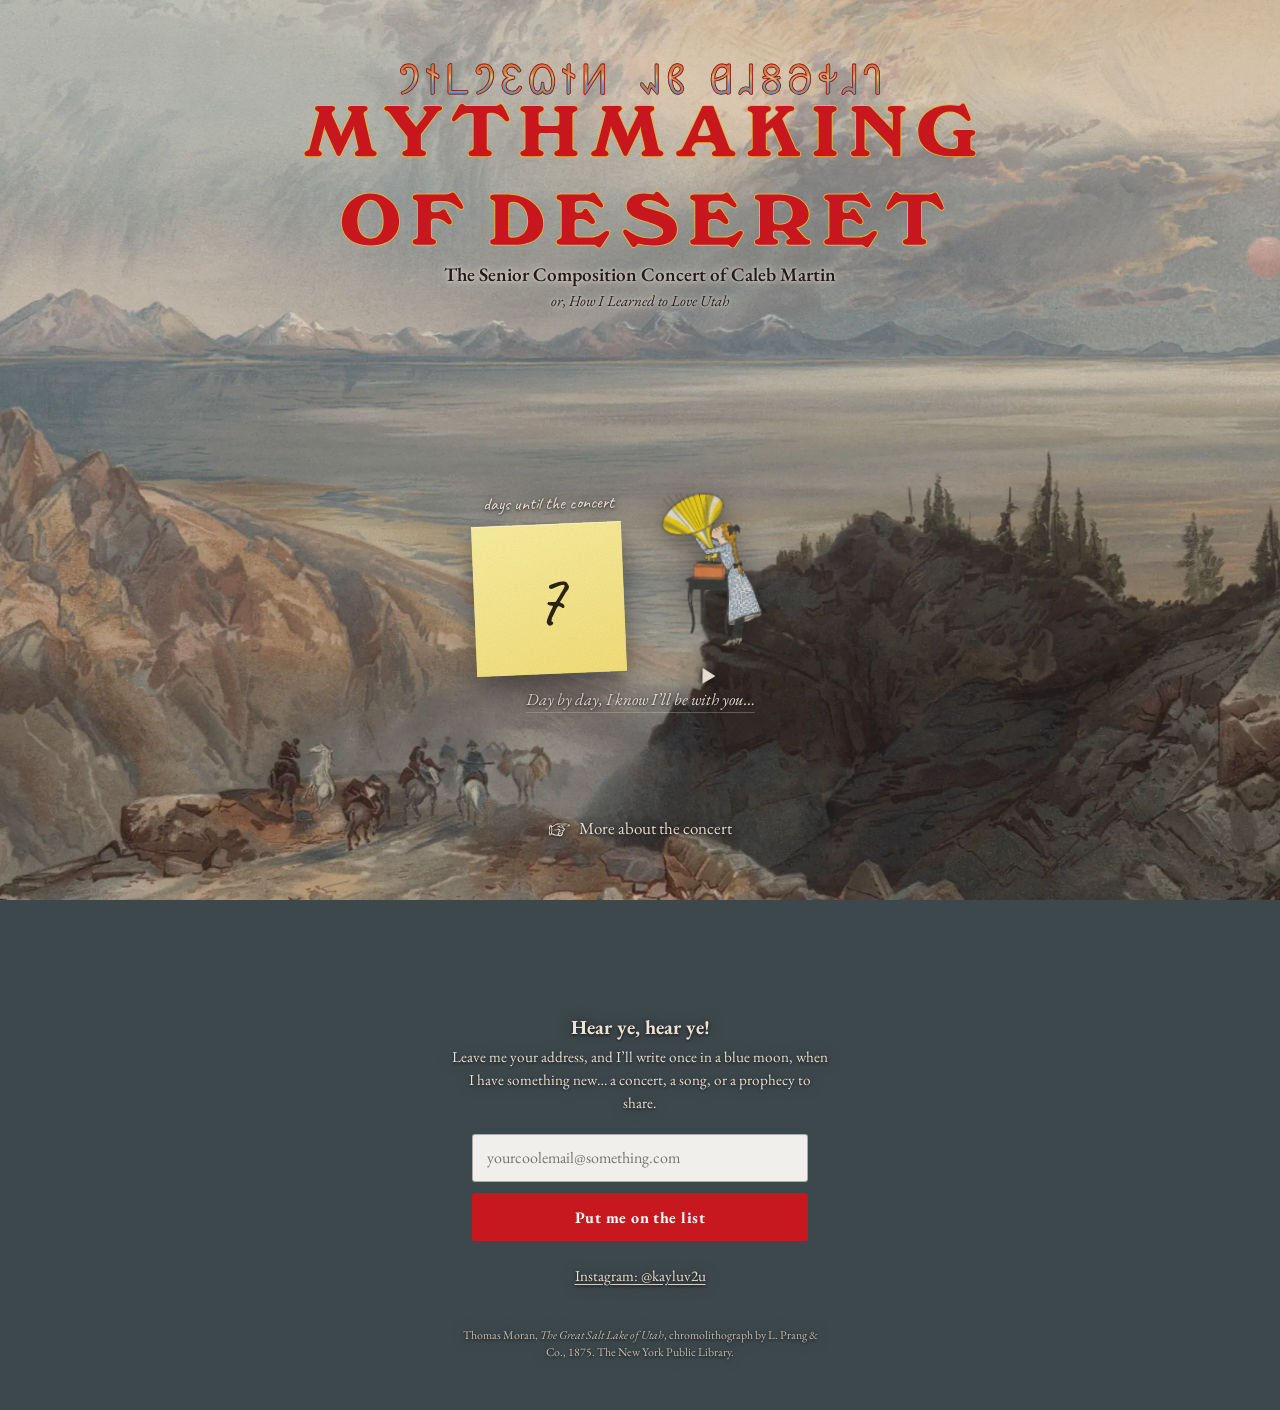
<file: index.html>
<!doctype html>
<html lang="en">
<head>
<meta charset="utf-8">
<meta name="viewport" content="width=device-width, initial-scale=1, viewport-fit=cover">
<title>Mythmaking of Deseret — Kayluv</title>
<meta name="description" content="Mythmaking of Deseret: the Senior Composition Concert of Caleb Martin. Friday, December 11, 2026, 7:30 PM at First United Methodist Church, Salt Lake City. Free admission.">
<link rel="icon" href="/assets/favicon-32.png" sizes="32x32">
<link rel="apple-touch-icon" href="/assets/apple-touch-icon.png">
<meta property="og:type" content="website">
<meta property="og:title" content="Mythmaking of Deseret">
<meta property="og:description" content="The Senior Composition Concert of Caleb Martin. Friday, December 11, 2026, 7:30 PM. First United Methodist Church, Salt Lake City. Free admission.">
<meta property="og:image" content="https://kayluvpresents.com/assets/og-card.jpg">
<meta property="og:url" content="https://kayluvpresents.com/">
<meta name="twitter:card" content="summary_large_image">
<link rel="preconnect" href="https://fonts.googleapis.com">
<link rel="preconnect" href="https://fonts.gstatic.com" crossorigin>
<link rel="stylesheet" href="https://fonts.googleapis.com/css2?family=Caveat:wght@600&family=EB+Garamond:ital,wght@0,400;0,600;0,700;1,400&display=swap">
<link rel="stylesheet" href="/css/concert.css?v=1795581928">
</head>
<body>

<div class="grain" aria-hidden="true"></div>
<div class="backdrop" role="img" aria-label="Thomas Moran's 1875 chromolithograph of the Great Salt Lake: a red sun low over the water, mountains beyond, a rocky foreground."></div>

<div class="page">

  <section class="opening">

    <div class="titleblock">
      <!-- Both lockups are Illustrator exports of the poster artwork, so the
           Windsor letterforms and the layered Deseret outline match exactly.
           They carry their own gold/ink outlines, which is also what makes
           them legible over the painting — no text-shadow needed. -->
      <img class="deseret" src="/assets/deseret-title.svg" alt="" aria-hidden="true">
      <h1><img src="/assets/title-lockup.svg" alt="Mythmaking of Deseret"></h1>
      <p class="subtitle">The Senior Composition Concert of Caleb Martin</p>
      <p class="tagline"><em>or,</em> How I Learned to Love Utah</p>
    </div>

    <div class="focus">
      <div class="duo">
        <div class="note-col">
          <p class="countdown-label" id="countdown-label">days until the concert</p>
          <div class="note" id="note" role="status">
            <span class="note-number" id="note-number">&nbsp;</span>
          </div>
        </div>

      <div class="song">
        <!-- Note and gramophone stand on the same line, like two things set
             down on the same shelf. "O, Caruso!" — Metropolitan Museum of
             Art, CC0; cut out, so it sits on the painting rather than on a
             card. Lit with the fire gradient on hover and while playing. -->
        <button type="button" class="phono" id="play-btn" aria-pressed="false" aria-label="Play &ldquo;Day by Day&rdquo;">
          <img src="/assets/gramophone.webp" alt="" width="501" height="800">
          <span class="phono-glyph" aria-hidden="true"></span>
        </button>
      </div>
      </div>

      <!-- Appears only once the recording has been started. A native range
           input, so keyboard and screen-reader seeking work; styled down to
           a hairline so it reads as a tonearm track, not a media widget. -->
      <div class="seekbar" id="seekbar" hidden>
        <label class="sr-only" for="seek">Seek within the recording</label>
        <input type="range" id="seek" min="0" max="1000" value="0" step="1">
        <p class="times"><span id="t-cur">0:00</span><span id="t-dur">&nbsp;</span></p>
      </div>

      <!-- The lyric is the way in to the recording's details; the trailing
           ellipsis is the invitation. Hover/focus warms it toward the fire
           gold, which ASSET_BRIEF §1 makes the interactive colour. -->
      <button type="button" class="song-caption" id="song-info-btn" aria-haspopup="dialog">
        <em>Day by day, I know I&rsquo;ll be with you&hellip;</em>
      </button>

      <audio id="audio" preload="metadata" src="/assets/audio/day-by-day.mp3"></audio>
    </div>

    <div class="opening-actions">
      <!-- A printer's manicule, the 19th-century device for "look here",
           instead of a capsule button. Same interaction language as the
           lyric: warm type means you can touch it. VS15 keeps the glyph
           in text presentation rather than letting it become an emoji. -->
      <button type="button" class="more-link" id="more-btn" aria-haspopup="dialog">
        <span class="manicule" aria-hidden="true">&#x261E;&#xFE0E;</span>More about the concert
      </button>
    </div>

  </section>

  <section class="tail">
    <h2 class="tail-head">Hear ye, hear ye!</h2>
    <p class="tail-note">Leave me your address, and I&rsquo;ll write once in a blue
        moon, when I have something new&hellip; a concert, a song, or a prophecy to share.</p>
    <form name="signup" method="POST" data-netlify="true" netlify-honeypot="bot-field" id="signup-form">
      <input type="hidden" name="form-name" value="signup">
      <p class="hp"><label>Leave this empty: <input name="bot-field" tabindex="-1" autocomplete="off"></label></p>
      <label class="sr-only" for="email">Email address</label>
      <input id="email" type="email" name="email" placeholder="yourcoolemail@something.com" required autocomplete="email" inputmode="email">
      <button type="submit">Put me on the list</button>
      <p class="form-msg" id="form-msg" role="status" hidden></p>
    </form>
    <p class="tail-social"><a href="https://instagram.com/kayluv2u" rel="me noopener">Instagram: @kayluv2u</a></p>
    <p class="plate-credit">Thomas Moran, <cite>The Great Salt Lake of Utah</cite>, chromolithograph by L.&nbsp;Prang &amp; Co., 1875. The New York Public Library.</p>
  </section>

</div>

<dialog id="more" class="sheet-dialog" aria-labelledby="more-title">
  <button type="button" class="dialog-close" data-close aria-label="Close">&times;</button>
  <h2 id="more-title">Mythmaking of Deseret.</h2>

  <p class="d-lead">Eleven new works exploring life, legend, and myth in Deseret.</p>

  <p class="d-head">Featuring performances from:</p>
  <p class="d-roster">organ &middot; saxophone quartet &middot; barbershop quartet<br>
     voice and piano &middot; cellos and electronics<br>
     voice and guitar</p>

  <p class="d-head">Also featuring:</p>
  <p class="d-roster">Mormon pioneers &middot; miracle seagulls<br>
     the Great Salt Lake &middot; the Walker weather sign<br>
     Uinta Basin UFOs &middot; angels (or aliens?)<br>
     the star Kolob &middot; divine light<br>
     a dust-bowl future &middot; Charles Ives &middot; Kurt Weill<br>
     &amp; the birth and death of the universe</p>

  <div class="d-facts">
    <p class="f-date">Friday, December 11, 2026</p>
    <p>7:30 PM &middot; Doors at 7:00</p>
    <p class="f-venue">First United Methodist Church<br>Salt Lake City</p>
    <p class="f-free">Free Admission</p>
  </div>

  <h3>Link to program</h3>
  <p class="d-url"><a href="/program">kayluvpresents.com/program</a></p>

  <p class="d-note">All pieces composed by Caleb Martin except where otherwise noted.</p>
  <ol class="d-program">
    <li>Organ Overture</li>
    <li>Let There Be Light</li>
    <li>Lost in the Stars <span>composed by Kurt Weill</span></li>
    <li>If You Could Hie to Kolob <span>text by W. W. Phelps</span></li>
    <li>Angel or Alien</li>
    <li>Great Is Thy Faithfulness</li>
    <li>At Last!</li>
    <li>Crickets and the Gulls</li>
    <li>SLC Refugee Benefit Concert</li>
    <li>The Walker Weather Sign</li>
    <li>At the River <span>composed by Charles Ives</span></li>
    <li>Day by Day</li>
    <li>At Rest</li>
  </ol>

  <p class="d-fine">Supported by the Undergraduate Research Opportunities Program (UROP),
     Office of Undergraduate Research, University of Utah, awarded to Caleb Martin.</p>
</dialog>

<dialog id="song-info" class="sheet-dialog" aria-labelledby="song-title">
  <button type="button" class="dialog-close" data-close aria-label="Close">&times;</button>
  <h2 id="song-title">Day by Day</h2>

  <p class="d-lyric">day by day,<br>
     come what may,<br>
     yes, day by day,<br>
     I know I&rsquo;ll be with you.</p>

  <p class="d-come">I hope to be with you all soon at my concert, where you can hear
     this and other great barbershop works.</p>
  <p class="d-signoff">Til then,<br>Sincerely,<br><span class="d-sign">Caleb Martin</span></p>

  <p class="d-head">Performed by:</p>
  <p class="d-cast">
    Ricky Cornejo, <i>tenor</i><br>
    Jonah Grey, <i>lead</i><br>
    Caleb Booth, <i>baritone</i><br>
    Logan Luker, <i>bass</i>
  </p>

  <p class="d-fine"><cite>O, Caruso!</cite>, The Metropolitan Museum of Art, released under CC0.</p>
</dialog>

<script src="/js/countdown.js?v=1795581928" defer></script>
<script src="/js/signup.js?v=1795581928" defer></script>
<script src="/js/page.js?v=1795581928" defer></script>
</body>
</html>
</file>
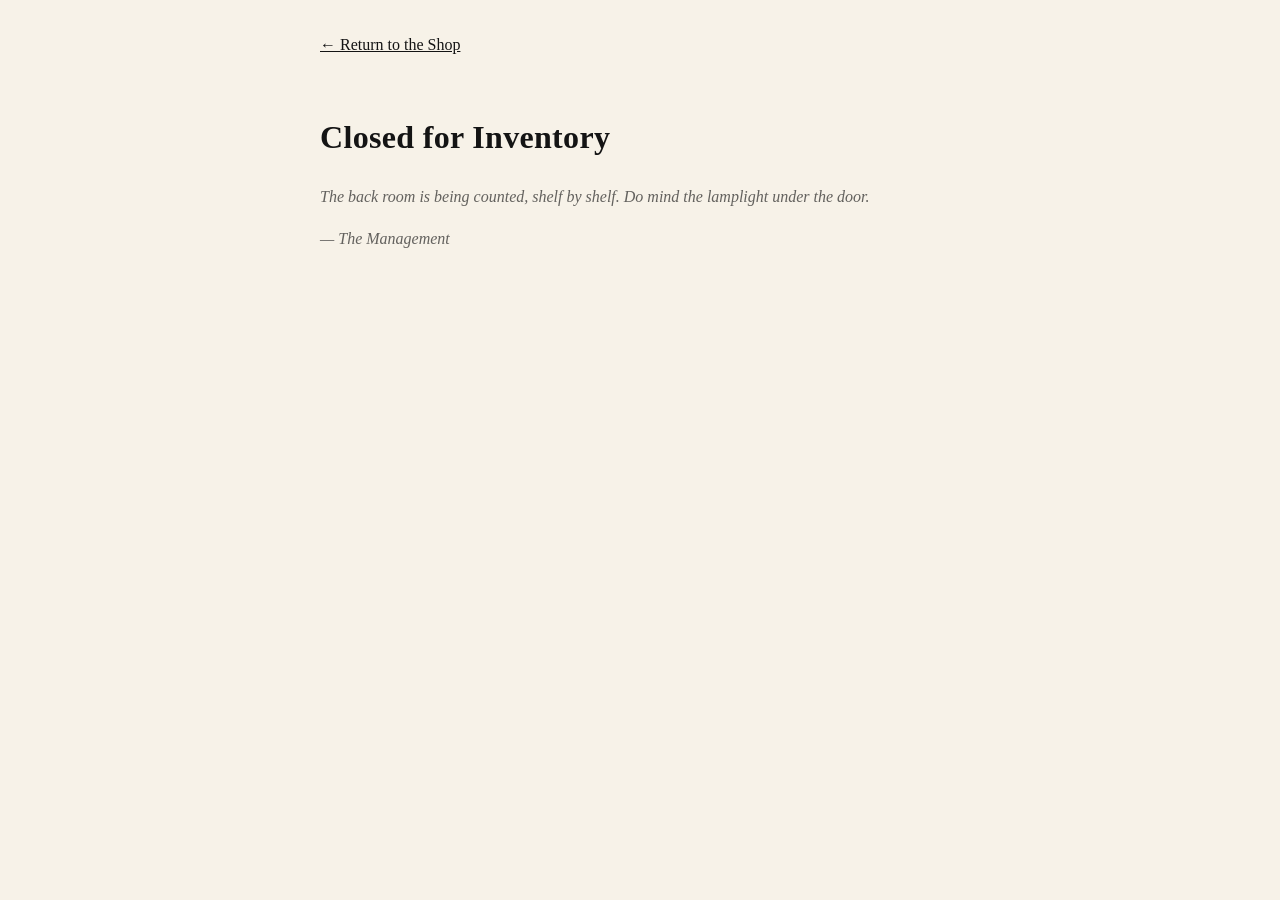
<file: backroom/index.html>
<!doctype html>
<html lang="en">
<head>
  <meta charset="utf-8">
  <meta name="viewport" content="width=device-width, initial-scale=1">
  <title>Closed for Inventory · Kayluv</title>
  <meta name="description" content="The back room of the Kayluv music publishing house is closed for inventory.">
  <link rel="stylesheet" href="/css/page.css">
</head>
<body>
  <p class="return-link"><a href="/">&larr; Return to the Shop</a></p>
  <!-- Launch behavior of the ajar door (SPEC §6): an in-world note. The real
       Back Room scene replaces this post-launch. -->
  <main data-overlay-root>
    <h1>Closed for Inventory</h1>
    <p class="placeholder-note">The back room is being counted, shelf by shelf. Do mind the lamplight under the door.</p>
    <p class="placeholder-note">&mdash; The Management</p>
  </main>
</body>
</html>
</file>
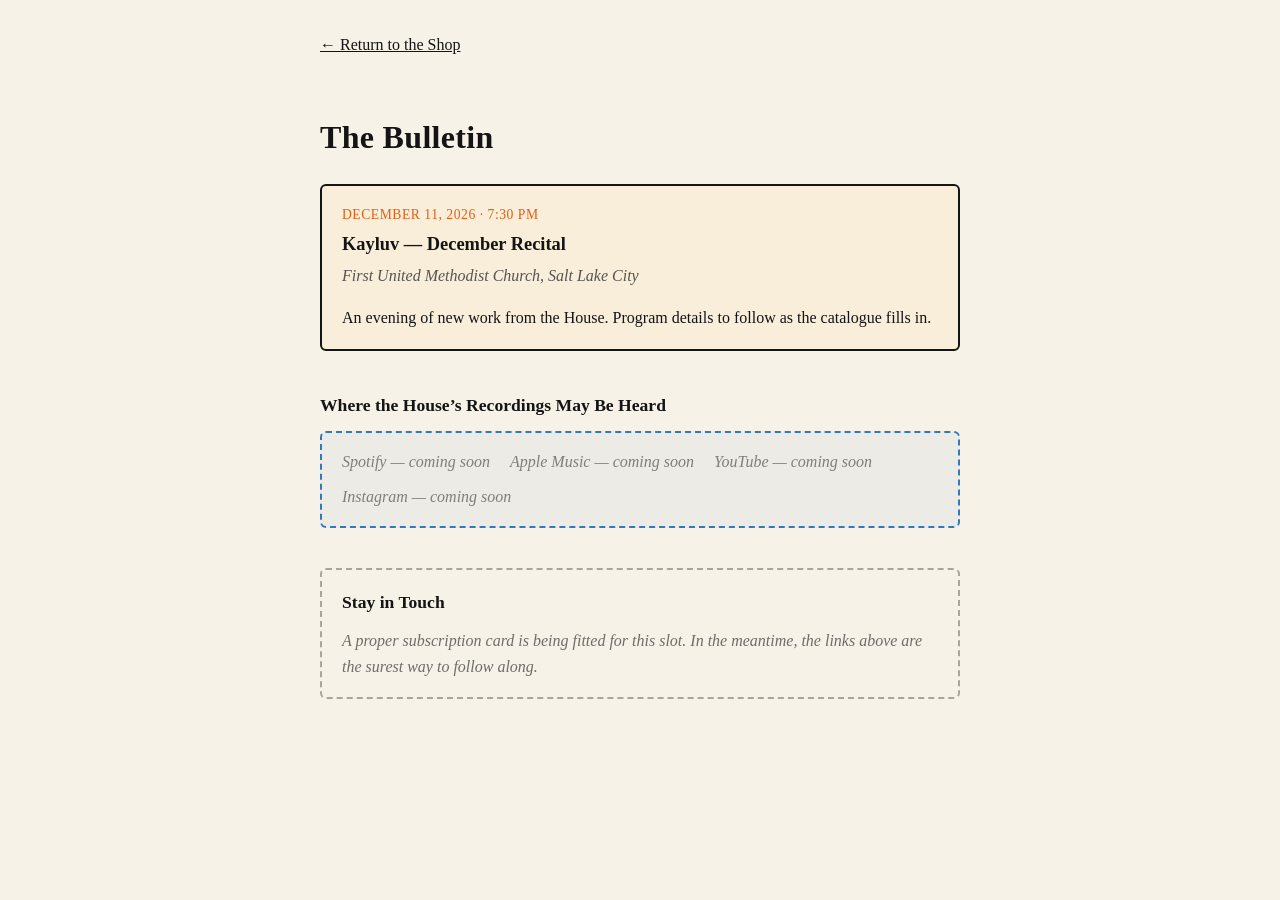
<file: bulletin/index.html>
<!doctype html>
<html lang="en">
<head>
  <meta charset="utf-8">
  <meta name="viewport" content="width=device-width, initial-scale=1">
  <title>The Bulletin · Kayluv</title>
  <meta name="description" content="News, performances, and where to hear Kayluv — posted on the bulletin board of the Kayluv music publishing house.">
  <link rel="stylesheet" href="/css/page.css">
  <link rel="stylesheet" href="/css/bulletin.css">
</head>
<body>
  <p class="return-link"><a href="/">&larr; Return to the Shop</a></p>
  <!-- Single source of section content: the overlay router extracts this
       [data-overlay-root] fragment; direct visits render the whole page.
       Content is populated by js/bulletin.js from data/notices.json and
       data/listen-links.json — see that file for the init contract shared
       by this standalone load and the overlay-injection path. -->
  <main data-overlay-root>
    <h1>The Bulletin</h1>

    <section class="bulletin-notices" data-notices aria-label="Notices">
      <p class="overlay-loading">Fetching the pages&hellip;</p>
    </section>

    <section class="bulletin-listen" aria-label="Where to hear Kayluv">
      <h2>Where the House&rsquo;s Recordings May Be Heard</h2>
      <ul class="bulletin-listen-card" data-listen-links></ul>
    </section>

    <section class="bulletin-signup" aria-label="Stay in touch" data-signup-slot>
      <h2>Stay in Touch</h2>
      <p class="bulletin-pending-note">A proper subscription card is being fitted for this slot. In the meantime, the links above are the surest way to follow along.</p>
    </section>
  </main>

  <script src="/js/bulletin.js" defer></script>
</body>
</html>
</file>
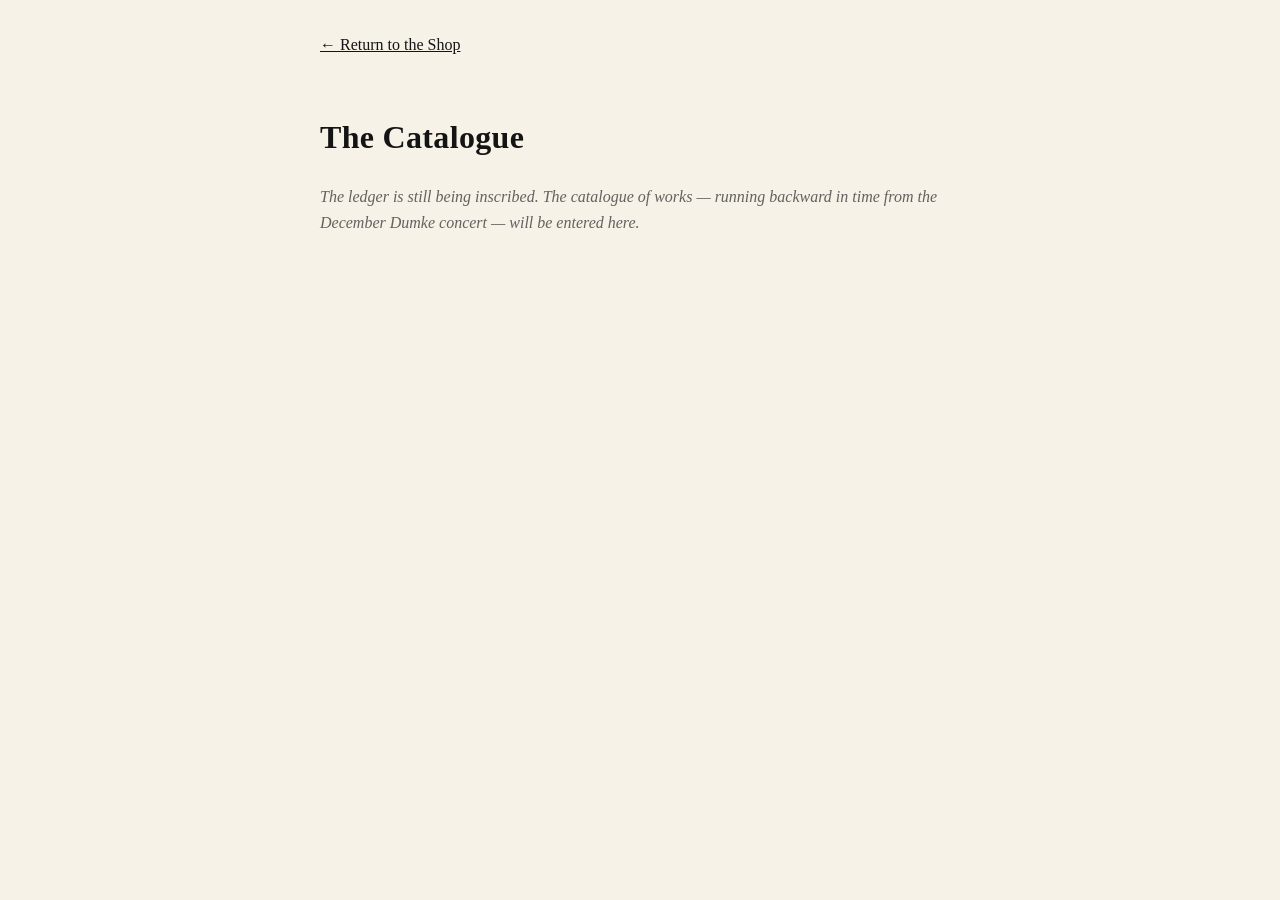
<file: catalogue/index.html>
<!doctype html>
<html lang="en">
<head>
  <meta charset="utf-8">
  <meta name="viewport" content="width=device-width, initial-scale=1">
  <title>The Catalogue · Kayluv</title>
  <meta name="description" content="The catalogue of works published by the Kayluv music publishing house.">
  <link rel="stylesheet" href="/css/page.css">
</head>
<body>
  <p class="return-link"><a href="/">&larr; Return to the Shop</a></p>
  <!-- Single source of section content: the overlay router extracts this
       [data-overlay-root] fragment; direct visits render the whole page. -->
  <main data-overlay-root>
    <h1>The Catalogue</h1>
    <p class="placeholder-note">The ledger is still being inscribed. The catalogue of works &mdash; running backward in time from the December Dumke concert &mdash; will be entered here.</p>
  </main>
</body>
</html>
</file>
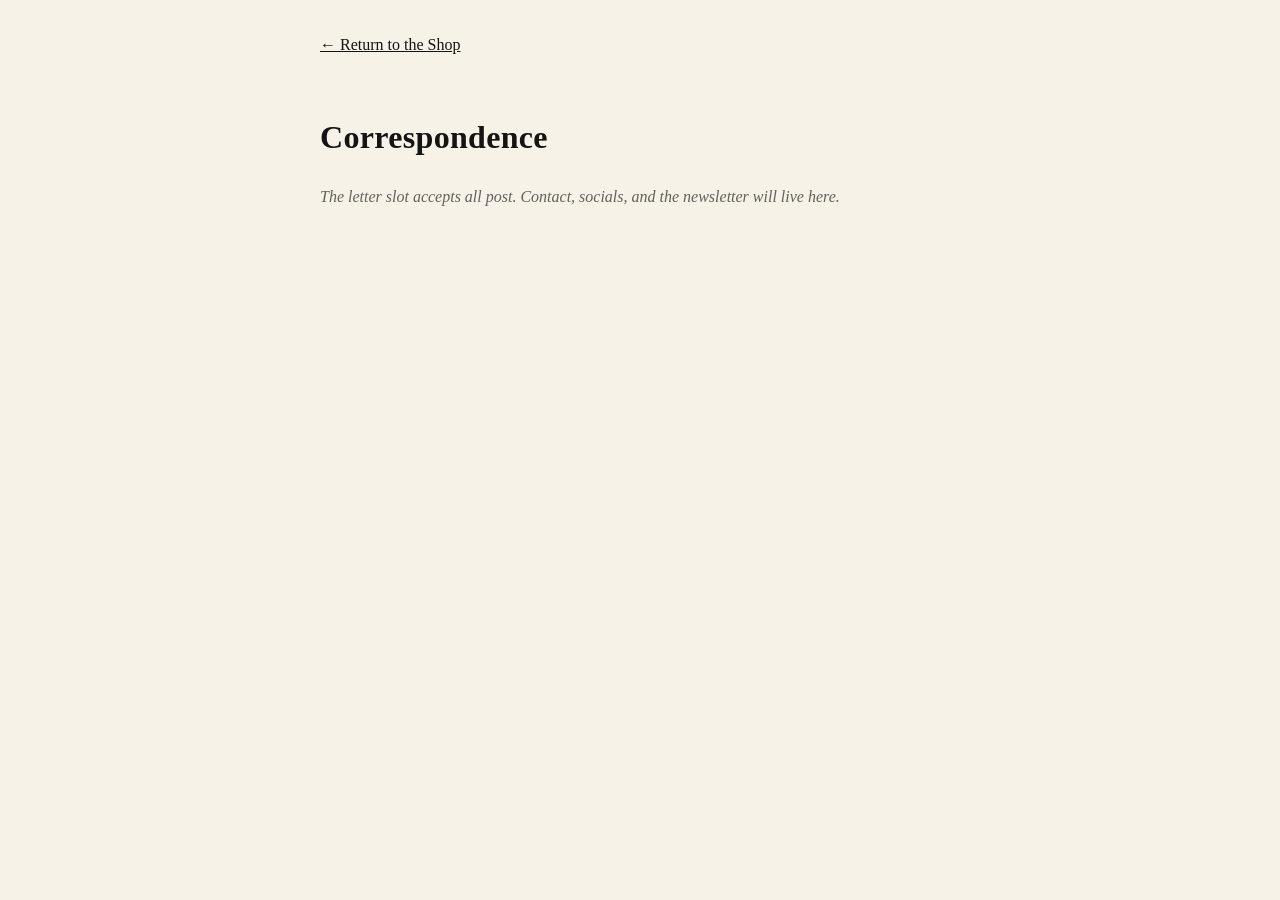
<file: correspondence/index.html>
<!doctype html>
<html lang="en">
<head>
  <meta charset="utf-8">
  <meta name="viewport" content="width=device-width, initial-scale=1">
  <title>Correspondence · Kayluv</title>
  <meta name="description" content="Contact, socials, and the newsletter of the Kayluv music publishing house.">
  <link rel="stylesheet" href="/css/page.css">
</head>
<body>
  <p class="return-link"><a href="/">&larr; Return to the Shop</a></p>
  <!-- Single source of section content: the overlay router extracts this
       [data-overlay-root] fragment; direct visits render the whole page. -->
  <main data-overlay-root>
    <h1>Correspondence</h1>
    <p class="placeholder-note">The letter slot accepts all post. Contact, socials, and the newsletter will live here.</p>
  </main>
</body>
</html>
</file>
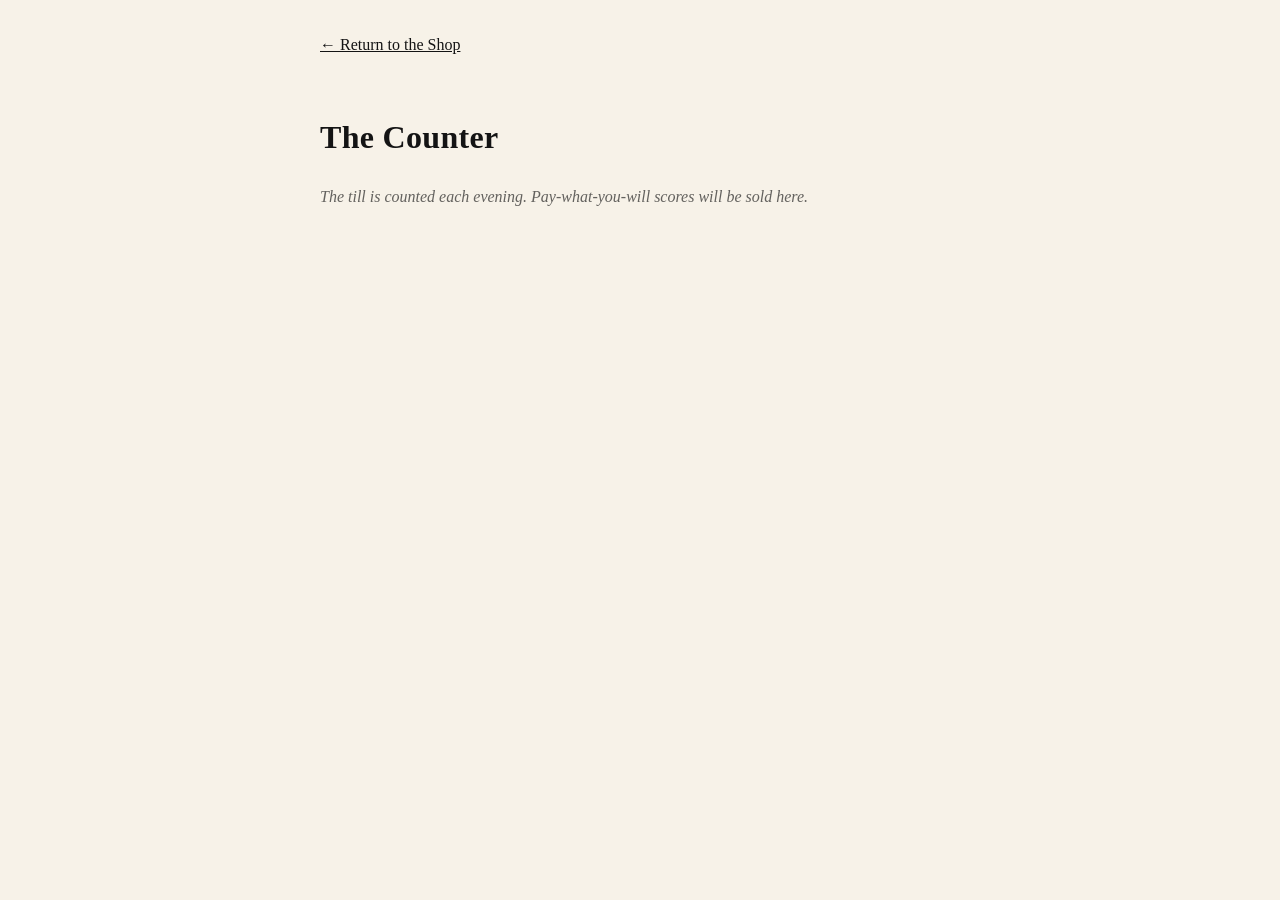
<file: counter/index.html>
<!doctype html>
<html lang="en">
<head>
  <meta charset="utf-8">
  <meta name="viewport" content="width=device-width, initial-scale=1">
  <title>The Counter · Kayluv</title>
  <meta name="description" content="Pay-what-you-will scores at the counter of the Kayluv music publishing house.">
  <link rel="stylesheet" href="/css/page.css">
</head>
<body>
  <p class="return-link"><a href="/">&larr; Return to the Shop</a></p>
  <!-- Single source of section content: the overlay router extracts this
       [data-overlay-root] fragment; direct visits render the whole page. -->
  <main data-overlay-root>
    <h1>The Counter</h1>
    <p class="placeholder-note">The till is counted each evening. Pay-what-you-will scores will be sold here.</p>
  </main>
</body>
</html>
</file>
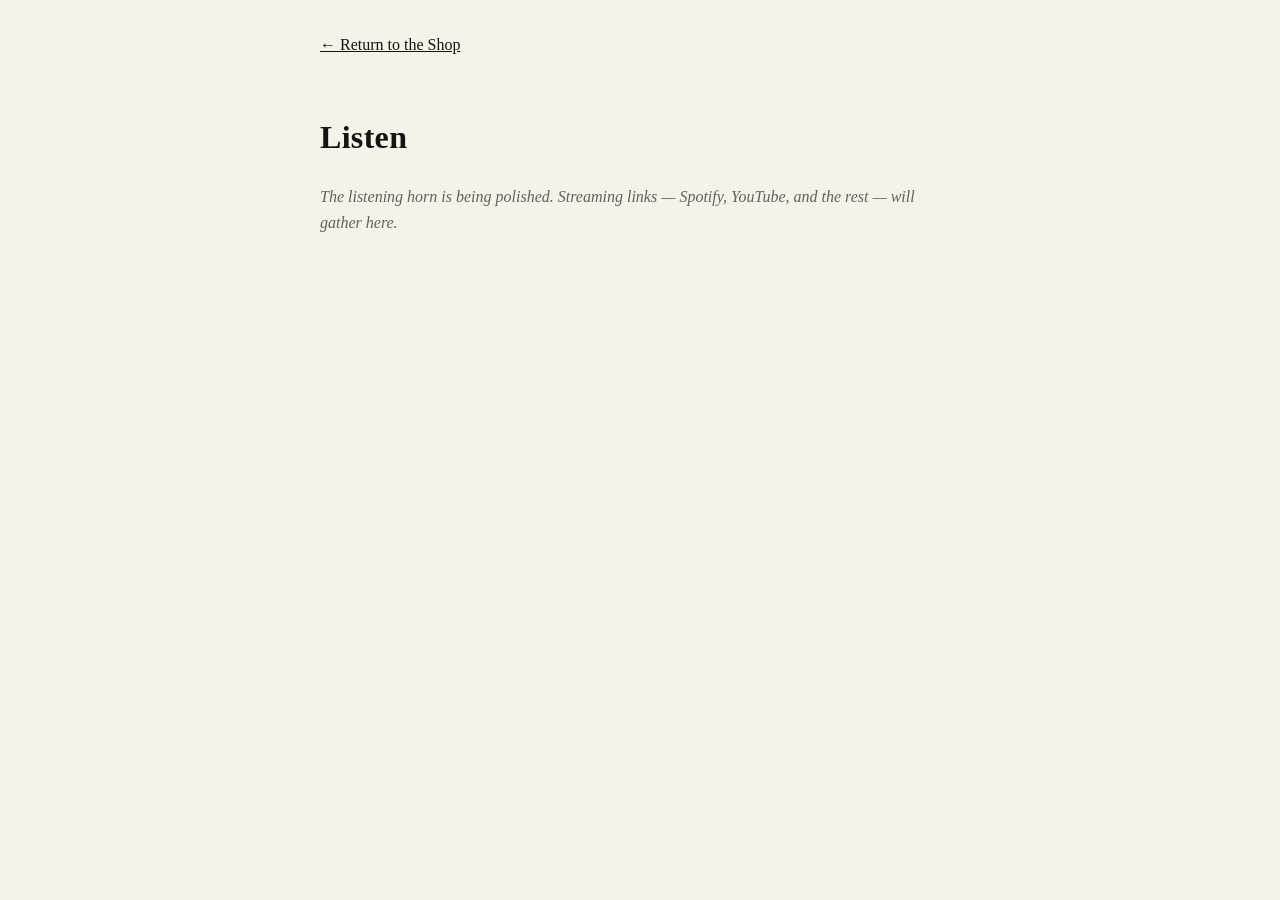
<file: listen/index.html>
<!doctype html>
<html lang="en">
<head>
  <meta charset="utf-8">
  <meta name="viewport" content="width=device-width, initial-scale=1">
  <title>Listen · Kayluv</title>
  <meta name="description" content="Where to hear Kayluv: Spotify, YouTube, and other streaming links.">
  <link rel="stylesheet" href="/css/page.css">
</head>
<body>
  <p class="return-link"><a href="/">&larr; Return to the Shop</a></p>
  <!-- Single source of section content: the overlay router extracts this
       [data-overlay-root] fragment; direct visits render the whole page. -->
  <main data-overlay-root>
    <h1>Listen</h1>
    <p class="placeholder-note">The listening horn is being polished. Streaming links &mdash; Spotify, YouTube, and the rest &mdash; will gather here.</p>
  </main>
</body>
</html>
</file>
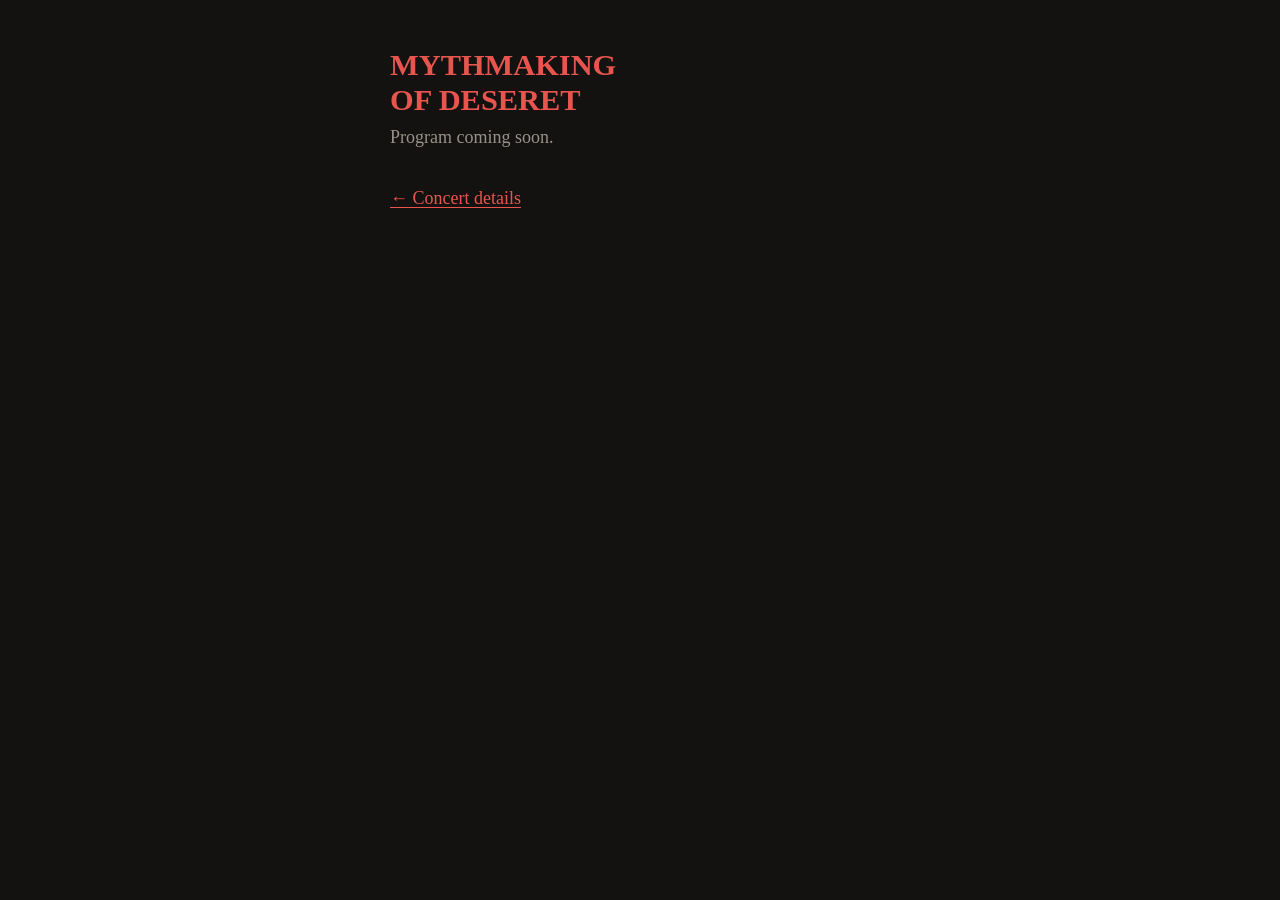
<file: program/index.html>
<!doctype html>
<html lang="en">
<head>
<meta charset="utf-8">
<meta name="viewport" content="width=device-width, initial-scale=1, viewport-fit=cover">
<title>Program — Mythmaking of Deseret</title>
<meta name="description" content="Program for Mythmaking of Deseret, the Senior Composition Concert of Caleb Martin, December 11, 2026.">
<meta name="robots" content="noindex">
<link rel="icon" href="/assets/favicon-32.png" sizes="32x32">
<style>
  /* Dark by design: this is read on phones in a darkened hall. */
  :root{--ink:#EDE6DA;--muted:rgba(237,230,218,.6);--red:#E8554E;--bg:#141211}
  *{box-sizing:border-box}
  body{margin:0;background:var(--bg);color:var(--ink);
       font-family:"Iowan Old Style","Palatino Linotype",Palatino,Georgia,serif;
       font-size:18px;line-height:1.6;-webkit-text-size-adjust:100%}
  main{max-width:34rem;margin:0 auto;
       padding:calc(env(safe-area-inset-top,0px) + 3rem) 22px
               calc(env(safe-area-inset-bottom,0px) + 3rem)}
  h1{font-size:1.9rem;line-height:1.15;margin:0 0 .3rem;text-transform:uppercase;color:var(--red)}
  .sub{margin:0 0 2rem;color:var(--muted)}
  .pending{border:1px solid rgba(237,230,218,.22);border-radius:4px;padding:1.3rem;margin:0 0 2rem}
  a{color:var(--red);text-underline-offset:3px}
</style>
</head>
<body>
<main>
  <h1>Mythmaking<br>of Deseret</h1>
  <p class="sub">Program coming soon.</p>

  <p><a href="/">&larr; Concert details</a></p>
</main>
</body>
</html>
</file>
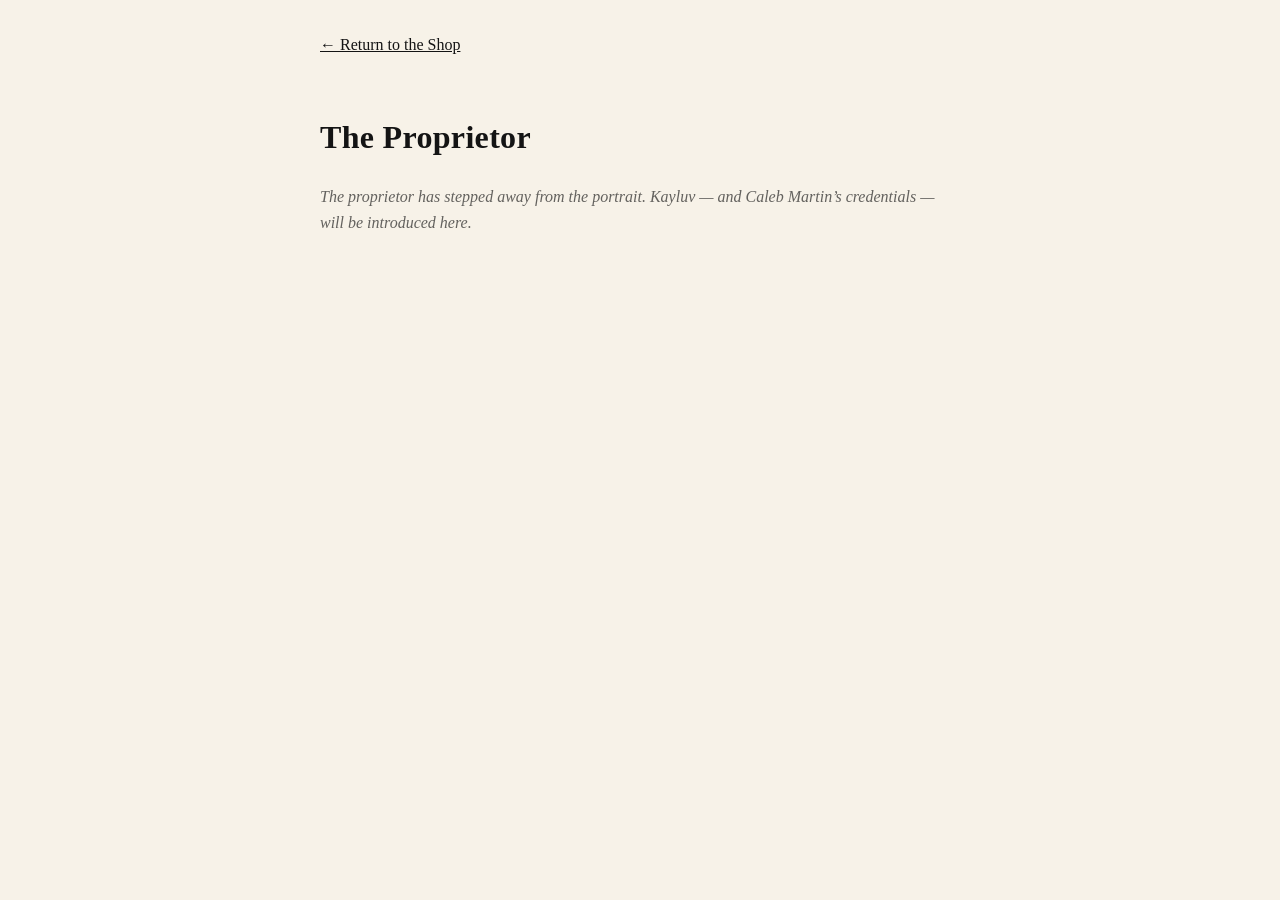
<file: proprietor/index.html>
<!doctype html>
<html lang="en">
<head>
  <meta charset="utf-8">
  <meta name="viewport" content="width=device-width, initial-scale=1">
  <title>The Proprietor · Kayluv</title>
  <meta name="description" content="About Kayluv, proprietor of the music publishing house, and Caleb Martin.">
  <link rel="stylesheet" href="/css/page.css">
</head>
<body>
  <p class="return-link"><a href="/">&larr; Return to the Shop</a></p>
  <!-- Single source of section content: the overlay router extracts this
       [data-overlay-root] fragment; direct visits render the whole page. -->
  <main data-overlay-root>
    <h1>The Proprietor</h1>
    <p class="placeholder-note">The proprietor has stepped away from the portrait. Kayluv &mdash; and Caleb Martin&rsquo;s credentials &mdash; will be introduced here.</p>
  </main>
</body>
</html>
</file>
<file: css/concert.css>
/*
 * kayluvpresents.com — concert page (Mythmaking of Deseret, Dec 11 2026)
 *
 * The painting is the page. Almost nothing sits on a box: type floats
 * over the Moran with a halo for legibility, and only the things that
 * genuinely cannot float — form fields and the two dialogs — get a
 * surface. Those surfaces use cloud blues and greys sampled from the
 * painting itself.
 *
 * Every colour below is measured, with its source noted:
 *   --red        #C6181E  poster title
 *   --ink        #241A1A  poster text block
 *   --cream      #ECE2D5  sky cream #D4BFA3 lifted 55% toward white
 *   --slate      #516067  deep lake blue
 *   --slate-deep #3D484D  the same, darkened 25% for text contrast (7:1)
 *   --cloud      #6B6C69  lake/cloud mid grey
 *
 * Type is EB Garamond — the poster's own body face. The title is Windsor
 * on the poster; swap in an SVG export for an exact match.
 *
 * MOTION: all transitions live inside prefers-reduced-motion:
 * no-preference. Keep it that way.
 */

:root{
  --red:#C6181E;
  --ink:#241A1A;
  --cream:#ECE2D5;
  --slate:#516067;
  --slate-deep:#3D484D;
  --cloud:#6B6C69;
  --serif:"EB Garamond",Georgia,"Times New Roman",serif;
  --hand:"Caveat","Bradley Hand",cursive;
  /* halos: light behind dark type up top, dark behind light type lower down */
  --halo-light:0 0 10px rgba(240,232,220,.92),0 0 3px rgba(240,232,220,1);
  --halo-dark:0 1px 3px rgba(18,14,12,.85),0 0 14px rgba(18,14,12,.6);
}

*{box-sizing:border-box}
html{-webkit-text-size-adjust:100%}
body{
  margin:0;
  background:var(--slate-deep);
  color:var(--ink);
  font-family:var(--serif);
  font-size:19px;
  line-height:1.5;
}
.sr-only{position:absolute;width:1px;height:1px;margin:-1px;padding:0;overflow:hidden;clip:rect(0 0 0 0);white-space:nowrap;border:0}
.hp{position:absolute;left:-9999px}

/* ------------------------------------------------------------- BACKDROP */
.backdrop{
  position:fixed;inset:0;z-index:0;
  background-image:url("/assets/painting-mobile.webp");
  background-size:cover;background-position:center center;
}
.page{position:relative;z-index:1}

/* TELL FIX: the Moran carries paper grain and 150-year-old ink, while the
   type is crisp vector. One noise layer over everything puts them on the
   same surface. feTurbulence as a data URI, so there is no asset to load. */
.grain{
  position:fixed;inset:0;z-index:5;pointer-events:none;
  opacity:.17;mix-blend-mode:multiply;
  background-size:170px 170px;
  background-image:url("data:image/svg+xml;utf8,<svg xmlns='http://www.w3.org/2000/svg' width='170' height='170'><filter id='n'><feTurbulence type='fractalNoise' baseFrequency='0.85' numOctaves='3' stitchTiles='stitch'/><feColorMatrix type='saturate' values='0'/></filter><rect width='170' height='170' filter='url(%23n)'/></svg>");
}

/* -------------------------------------------------------------- OPENING */
.opening{
  min-height:100dvh;
  display:flex;flex-direction:column;align-items:center;
  gap:2.2rem;
  padding:calc(env(safe-area-inset-top,0px) + 4.5vh) 20px 5vh;
  text-align:center;
}
/* barely-there lift so the red title holds on the palest skies — this is
   deliberately far lighter than a scrim; the painting should show through */
.opening::before{
  content:"";position:absolute;inset:0;pointer-events:none;
  background:linear-gradient(to bottom,
    rgba(240,232,220,.30) 0%,
    rgba(240,232,220,.14) 26%,
    rgba(240,232,220,0) 48%);
}
.titleblock,.focus,.opening-actions{position:relative;z-index:1;width:100%;max-width:34rem}

/* The title and the Deseret line are poster artwork, not type. They bring
   their own outlines, so they need no halo to sit on the painting. */
.deseret{display:block;width:min(100%,30rem);margin:0 auto .55rem}
h1{margin:0}
h1 img{display:block;width:100%;margin:0 auto}
.subtitle{
  margin:.9rem 0 .15rem;font-size:1.02rem;font-weight:600;line-height:1.3;
  color:var(--ink);text-shadow:var(--halo-light);
}
.tagline{
  margin:0;font-size:.95rem;font-style:italic;
  color:var(--ink);text-shadow:var(--halo-light);
}

/* ----------------------------------------------- THE TWO HIGHLIGHTS ---- */
.focus{margin-top:auto}

/* Written above the note in the same hand, rather than a third set of
   tracked small caps. */
.countdown-label{
  margin:0 0 .45rem;
  font-family:var(--hand);font-size:1.12rem;
  color:var(--cream);text-shadow:var(--halo-dark);
  transform:rotate(-1.2deg);
}
.note{
  display:inline-flex;align-items:center;justify-content:center;
  width:8.4rem;height:8.4rem;padding:.4rem;
  background-image:linear-gradient(160deg,#F9EE9F 0%,#F2DE78 100%);
  box-shadow:0 12px 26px rgba(16,12,9,.45),0 1px 0 rgba(255,255,255,.5) inset;
  transform:rotate(-2.4deg);
}
.note-number{font-family:var(--hand);font-size:4.2rem;line-height:1;color:#2B2415}
.note.is-text .note-number{font-size:1.9rem;line-height:1.15}
.note-link{
  display:inline-block;margin-top:.9rem;font-weight:700;
  color:var(--cream);text-shadow:var(--halo-dark);
}

/* The note and the gramophone stand on one line, like two things set down
   on the same shelf. Different tilts on purpose: they should read as two
   separate hands, not one CSS value used twice. */
.duo{
  display:flex;align-items:flex-end;justify-content:center;
  gap:clamp(.5rem,3vw,1.6rem);
  /* off the page centre line, so the stack stops being a column */
  margin-left:clamp(-2.4rem,-4vw,-1rem);
}
.note-col{display:flex;flex-direction:column;align-items:center}

/* "O, Caruso!", Metropolitan Museum of Art, CC0 — cut out, so it stands on
   the painting rather than on a card. The fire gradient lights it on hover
   and holds lit while the recording plays (ASSET_BRIEF §1). */
.phono{
  position:relative;display:block;padding:0;border:0;background:none;line-height:0;cursor:pointer;
  width:clamp(5rem,19vw,7.4rem);
  transform:rotate(1.6deg);transform-origin:bottom center;
  filter:drop-shadow(0 8px 14px rgba(16,12,9,.45));
}
.phono img{display:block;width:100%;height:auto}
/* Under her feet: a triangle when stopped, two bars while playing, so
   it is obvious both how to start it and how to stop it. Cream with a
   dark halo, since it sits over whatever part of the painting is behind. */
.phono-glyph{
  position:absolute;left:50%;bottom:-.55rem;transform:translateX(-50%);
  width:0;height:0;
  border-left:13px solid var(--cream);
  border-top:8px solid transparent;border-bottom:8px solid transparent;
  filter:drop-shadow(0 1px 2px rgba(14,10,8,.95)) drop-shadow(0 0 5px rgba(14,10,8,.7));
}
.phono[aria-pressed="true"] .phono-glyph{
  width:13px;height:15px;border:0;
  border-left:4.5px solid var(--cream);border-right:4.5px solid var(--cream);
}
.phono:hover .phono-glyph,.phono:focus-visible .phono-glyph{border-left-color:#F0A800}
.phono[aria-pressed="true"]:hover .phono-glyph{border-right-color:#F0A800}
.phono:hover,.phono:focus-visible,.phono[aria-pressed="true"]{
  filter:drop-shadow(0 8px 14px rgba(16,12,9,.45))
         drop-shadow(0 0 6px rgba(240,168,0,.95))
         drop-shadow(0 0 16px rgba(232,92,16,.7))
         drop-shadow(0 0 30px rgba(200,30,30,.45));
}

/* Tonearm track, not a media widget: a hairline that fills with fire gold.
   Native <input type="range"> underneath so keyboard seeking works. */
.seekbar{
  width:min(100%,19rem);margin:.9rem auto 0;
}
.seekbar[hidden]{display:none}
#seek{
  -webkit-appearance:none;appearance:none;
  display:block;width:100%;height:20px;background:none;cursor:pointer;
}
#seek::-webkit-slider-runnable-track{
  height:2px;border-radius:2px;
  background:linear-gradient(to right,
    #F0A800 0 var(--pct,0%), rgba(236,226,213,.4) var(--pct,0%) 100%);
}
#seek::-webkit-slider-thumb{
  -webkit-appearance:none;appearance:none;
  width:11px;height:11px;margin-top:-4.5px;border:0;border-radius:50%;
  background:#F0A800;box-shadow:0 1px 4px rgba(16,12,9,.7);
}
#seek::-moz-range-track{
  height:2px;border-radius:2px;background:rgba(236,226,213,.4);
}
#seek::-moz-range-progress{height:2px;border-radius:2px;background:#F0A800}
#seek::-moz-range-thumb{
  width:11px;height:11px;border:0;border-radius:50%;
  background:#F0A800;box-shadow:0 1px 4px rgba(16,12,9,.7);
}
.times{
  display:flex;justify-content:space-between;
  margin:.1rem 0 0;font-size:.78rem;
  color:var(--cream);text-shadow:var(--halo-dark);
  font-variant-numeric:tabular-nums;
}

.song-caption{
  display:inline-block;
  margin:.55rem 0 0;padding:.3rem .2rem;
  font-family:var(--serif);font-size:1.05rem;
  background:none;border:0;cursor:pointer;
  color:var(--cream);text-shadow:var(--halo-dark);
}
.song-caption em{border-bottom:1px solid rgba(240,232,220,.28);padding-bottom:.12rem}
.song-caption:hover,.song-caption:focus-visible{color:#F0A800}
.song-caption:hover em,.song-caption:focus-visible em{border-bottom-color:#F0A800}

.opening-actions{margin-top:3.4rem}
/* Plain type, like the lyric — so the page has one interaction language
   rather than two. Glow is deliberately lighter than the gramophone's:
   this is a signpost, not the main event. */
.more-link{
  display:inline-block;padding:.4rem .2rem;
  font-family:var(--serif);font-size:1.06rem;
  background:none;border:0;cursor:pointer;
  color:var(--cream);text-shadow:var(--halo-dark);
}
.manicule{
  font-size:1.22em;line-height:1;vertical-align:-.07em;margin-right:.38em;
}
.more-link:hover,.more-link:focus-visible{
  color:#F0A800;
  text-shadow:var(--halo-dark),
              0 0 8px rgba(240,168,0,.7),
              0 0 17px rgba(232,92,16,.38);
}

/* ------------------------------------------------------------------ TAIL
 * Still over the painting — only the form controls carry a surface. */
.tail{
  position:relative;z-index:1;
  max-width:26rem;margin:0 auto;text-align:center;
  padding:7rem 20px calc(env(safe-area-inset-bottom,0px) + 3rem);
}
.tail-head{
  margin:0 0 .25rem;font-size:1.25rem;font-weight:700;
  color:var(--cream);text-shadow:var(--halo-dark);
}
.tail-note{
  margin:0 0 1.2rem;font-size:.95rem;
  color:var(--cream);text-shadow:var(--halo-dark);
}
#signup-form{display:flex;flex-direction:column;gap:.7rem;max-width:21rem;margin:0 auto}
#email{
  font-family:var(--serif);font-size:1rem;padding:.8rem .9rem;min-height:48px;
  border:1px solid rgba(16,12,9,.3);border-radius:3px;
  background:rgba(252,250,246,.94);color:var(--ink);
}
button[type="submit"]{
  font-family:var(--serif);font-size:1rem;font-weight:700;letter-spacing:.03em;
  padding:.8rem 1rem;min-height:48px;border:0;border-radius:3px;
  background:var(--red);color:#fff;cursor:pointer;
}
.form-msg{margin:.3rem 0 0;font-size:.95rem;color:var(--cream);text-shadow:var(--halo-dark)}
.form-msg.err{color:#FFC9C6}
.tail-social{margin:1.5rem 0 0;font-size:.95rem}
.tail-social a{color:var(--cream);text-shadow:var(--halo-dark);text-underline-offset:3px}
.plate-credit{
  margin:2.4rem 0 0;font-size:.74rem;line-height:1.5;
  color:rgba(236,226,213,.78);text-shadow:var(--halo-dark);
}
.plate-credit cite{font-style:italic}

:focus-visible{outline:2px solid var(--cream);outline-offset:3px}

/* --------------------------------------------------------------- DIALOGS
 * The one place the cloud gradient lives. */
.sheet-dialog{
  width:min(33rem,calc(100vw - 1.8rem));
  max-height:min(88dvh,calc(100dvh - 1.8rem));
  padding:2.1rem 1.7rem 2.2rem;
  border:1px solid rgba(240,232,220,.22);border-radius:5px;
  background:linear-gradient(165deg,#424241 0%,#323B3F 42%,#252C2F 100%);
  color:#F3EBDF;            /* 8.5:1 on the gradient top */
  box-shadow:0 20px 56px rgba(12,9,7,.6);
  overflow-y:auto;
}
.sheet-dialog::backdrop{background:rgba(14,11,9,.7)}
.sheet-dialog h2{
  margin:0 0 1rem;font-size:1.45rem;line-height:1.1;font-weight:700;
  text-transform:uppercase;color:#F7B2A4;
}
.sheet-dialog h3{
  margin:1.6rem 0 .3rem;font-size:.74rem;letter-spacing:.16em;text-transform:uppercase;
  color:rgba(243,235,223,.82);font-weight:600;
}
.sheet-dialog p{margin:0 0 .7rem;font-size:1rem}
.d-lead{line-height:1.55}
.sheet-dialog a{color:#fff;text-underline-offset:3px}
.sheet-dialog cite{font-style:italic}

.d-facts{
  margin:1.5rem 0 .4rem;padding:1rem 0;
  border-top:1px solid rgba(240,232,220,.22);
  border-bottom:1px solid rgba(240,232,220,.22);
}
.d-facts p{margin:0 0 .25rem}
.f-date{font-size:1.18rem;font-weight:700}
.f-venue{margin-top:.75rem !important}
.f-free{margin-top:.75rem !important;font-variant:small-caps;letter-spacing:.06em;color:#F7B2A4}

.d-url{font-size:1.02rem}
.d-note{margin-top:1.5rem;font-size:.9rem;font-style:italic;color:rgba(243,235,223,.86)}
.d-program{margin:.5rem 0 0;padding-left:1.4rem}
.d-program li{margin:0 0 .4rem;font-size:1rem}
.d-program span{display:block;font-size:.84rem;font-style:italic;color:rgba(243,235,223,.8)}
.d-lyric{
  margin:0 0 1.3rem;font-size:1.06rem;line-height:1.65;font-style:italic;
}
.d-head{
  margin:1.5rem 0 .3rem;font-variant:small-caps;letter-spacing:.05em;
  font-size:1.02rem;color:#F7B2A4;
}
.d-roster{line-height:1.6}
.d-cast{line-height:1.7;margin-top:.3rem}
.d-come{margin:1.3rem 0 .9rem;font-style:italic;color:#F7B2A4}
.d-signoff{margin:0;line-height:1.5;font-style:italic;color:#F7B2A4}
.d-sign{
  display:inline-block;margin-top:.15rem;
  font-family:var(--hand);font-style:normal;font-size:1.5rem;
  color:var(--cream);transform:rotate(-1.4deg);
}
.d-fine{
  margin-top:1.8rem;padding-top:1rem;font-size:.78rem;line-height:1.5;
  color:rgba(243,235,223,.78);border-top:1px solid rgba(240,232,220,.18);
}
.dialog-close{
  position:absolute;top:.5rem;right:.6rem;
  width:44px;height:44px;font-size:1.6rem;line-height:1;
  background:none;border:0;color:var(--cream);cursor:pointer;
}

/* -------------------------------------------------------------- DESKTOP */
@media (min-width:768px){
  .backdrop{background-image:url("/assets/painting-desktop.webp")}
  .opening{padding:7vh 20px 6vh;gap:2.6rem}
  .titleblock,.focus,.opening-actions{max-width:42rem}
  .subtitle{font-size:1.2rem}
  .note{width:9.4rem;height:9.4rem}
  .note-number{font-size:4.7rem}
  .phono{width:7.4rem}
}

@media (prefers-reduced-motion: no-preference){
  .more-link,button[type="submit"],.tail-social a,.sheet-dialog a{
    transition:background-color 150ms ease,color 150ms ease;
  }
  .song-caption{transition:color 180ms ease,transform 180ms ease}
  .song-caption em{transition:border-color 180ms ease}
  .song-caption:hover,.song-caption:focus-visible{transform:scale(1.035)}
}
</file>
<file: css/page.css>
/*
 * KAYLUV.SITE — standalone destination pages (build step 3, SPEC §4)
 * Loaded when a section URL is visited directly (deep link, share, SEO,
 * no-JS). The overlay router never uses this file — it extracts the page's
 * [data-overlay-root] fragment and styles it with the shell's overlay CSS.
 *
 * Same motion convention as css/main.css: no animation/transition outside a
 * prefers-reduced-motion: no-preference block (none exist here yet).
 */

:root {
  --paper: #F7F2E8;
  --ink: #141414;
  --kayluv-blue: #3078C0;
  --fire-gold: #F0A800;
  --fire-orange: #E85C10;
  --fire-red: #C81E1E;
  --font-display: "Cooper Black", "Windsor", "Cooper Std", Georgia, serif;
  --font-body: "Iowan Old Style", Georgia, "Times New Roman", serif;
}

body {
  margin: 0;
  background: var(--paper);
  color: var(--ink);
  font-family: var(--font-body);
  line-height: 1.6;
}

.return-link {
  max-width: 640px;
  margin: 32px auto 0;
  padding: 0 24px;
}

main {
  max-width: 640px;
  margin: 6dvh auto 15dvh;
  padding: 0 24px;
}

h1 {
  font-family: var(--font-display);
  font-size: 2rem;
  letter-spacing: 0.01em;
}

.placeholder-note {
  font-style: italic;
  color: rgba(20, 20, 20, 0.65);
}

a {
  color: var(--ink);
}

a:hover,
a:focus-visible {
  color: var(--fire-orange);
}

a:focus-visible {
  outline: 3px solid var(--fire-gold);
  outline-offset: 2px;
}
</file>
<file: css/bulletin.css>
/*
 * KAYLUV.SITE — Bulletin board content styling (Priority 1 build, 2026-07-11)
 * Loaded by both the shell (index.html, for overlay-injected content) and
 * the standalone /bulletin/ page — no CSS vars redeclared here, both
 * parents already define the palette (css/main.css / css/page.css).
 */

.bulletin-notices {
  display: flex;
  flex-direction: column;
  gap: 18px;
  margin: 0 0 40px;
}

.notice {
  padding: 18px 20px;
  border: 2px solid var(--ink);
  border-radius: 6px;
  background: rgba(240, 168, 0, 0.06);
}

.notice-when {
  margin: 0 0 4px;
  font-size: 0.85rem;
  text-transform: uppercase;
  letter-spacing: 0.04em;
  color: var(--fire-orange);
}

.notice h3 {
  margin: 0 0 4px;
  font-family: var(--font-display);
  font-size: 1.15rem;
}

.notice-venue {
  margin: 0 0 8px;
  font-style: italic;
  color: rgba(20, 20, 20, 0.7);
}

.notice p:last-of-type {
  margin-bottom: 0;
}

.bulletin-listen {
  margin: 0 0 40px;
}

.bulletin-listen h2,
.bulletin-signup h2 {
  margin: 0 0 12px;
  font-family: var(--font-display);
  font-size: 1.1rem;
}

.bulletin-listen-card {
  display: flex;
  flex-wrap: wrap;
  gap: 10px 20px;
  margin: 0;
  padding: 16px 20px;
  list-style: none;
  border: 2px dashed var(--kayluv-blue);
  border-radius: 6px;
  background: rgba(48, 120, 192, 0.05);
}

.bulletin-listen-card a {
  font-weight: 600;
}

.listen-link-pending {
  color: rgba(20, 20, 20, 0.5);
  font-style: italic;
}

.bulletin-signup {
  padding: 18px 20px;
  border: 2px dashed rgba(20, 20, 20, 0.35);
  border-radius: 6px;
}

.bulletin-pending-note {
  margin: 0;
  font-style: italic;
  color: rgba(20, 20, 20, 0.6);
}
</file>
